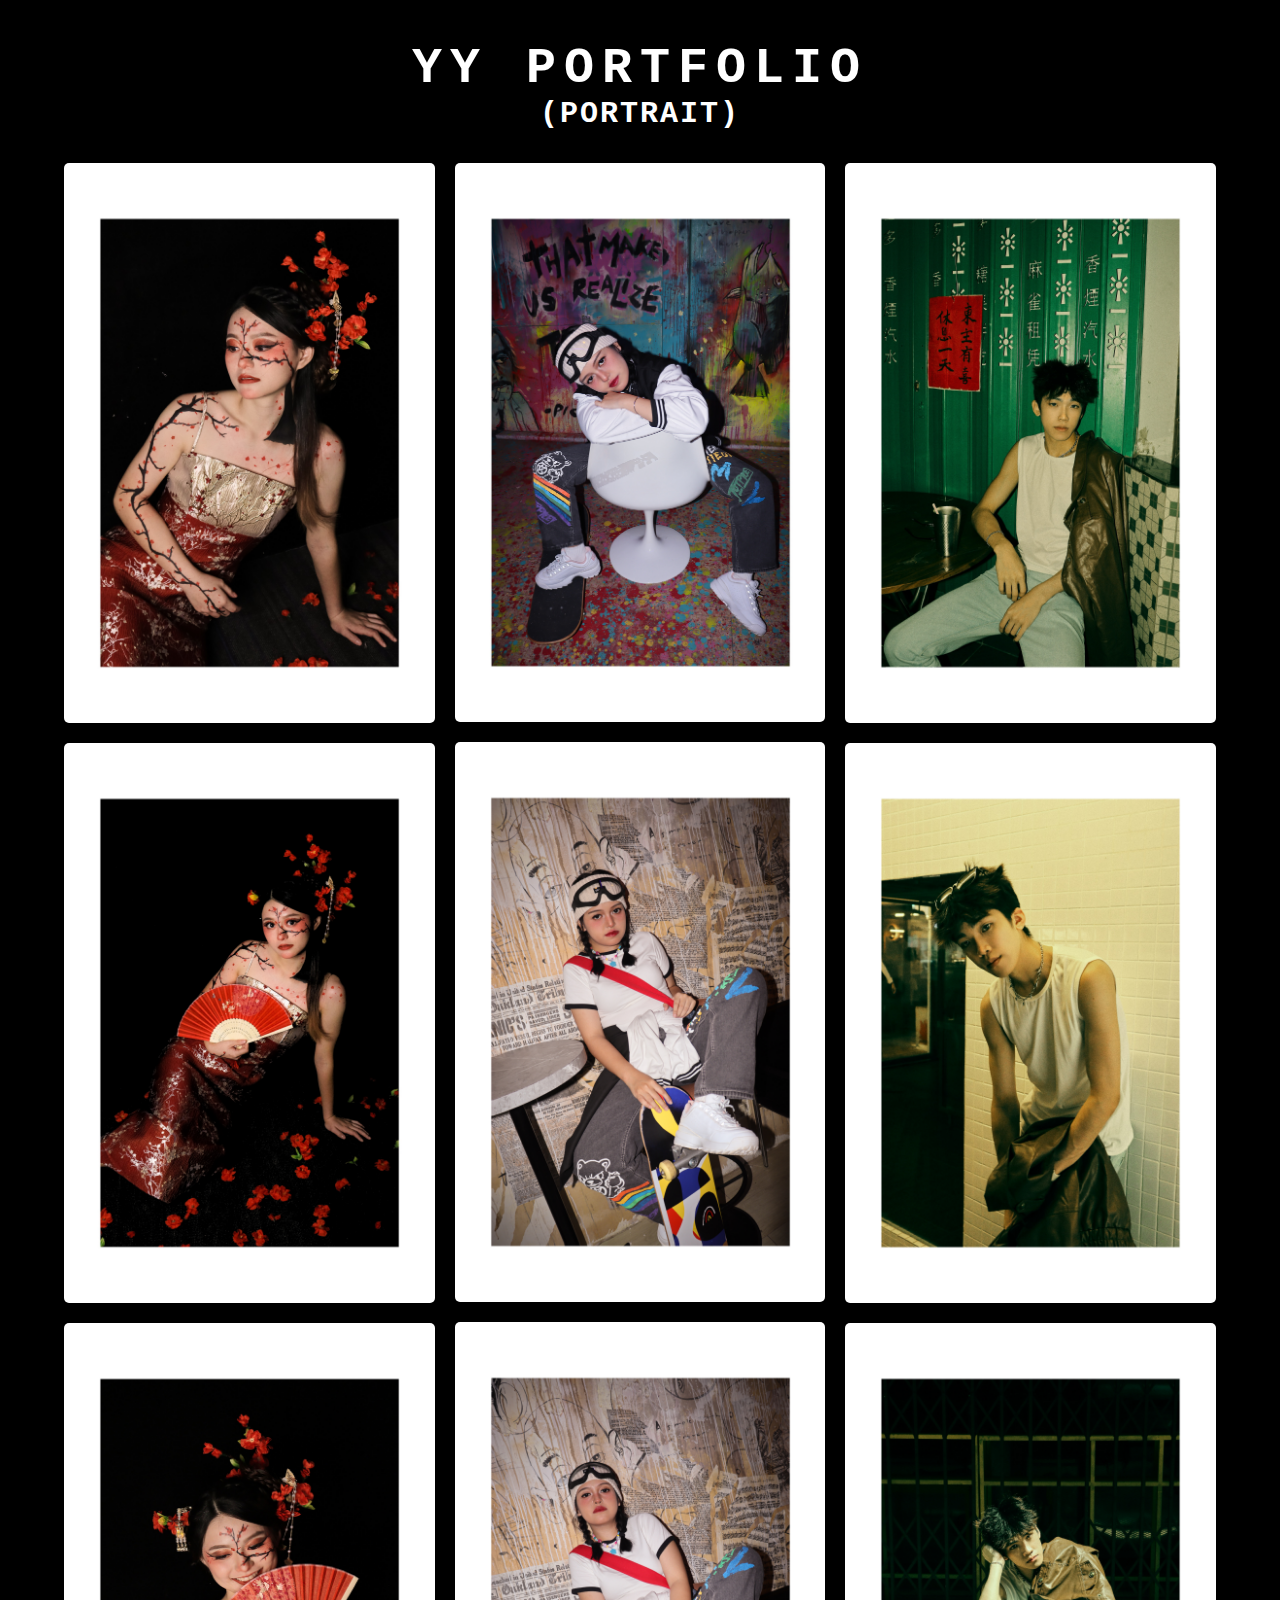
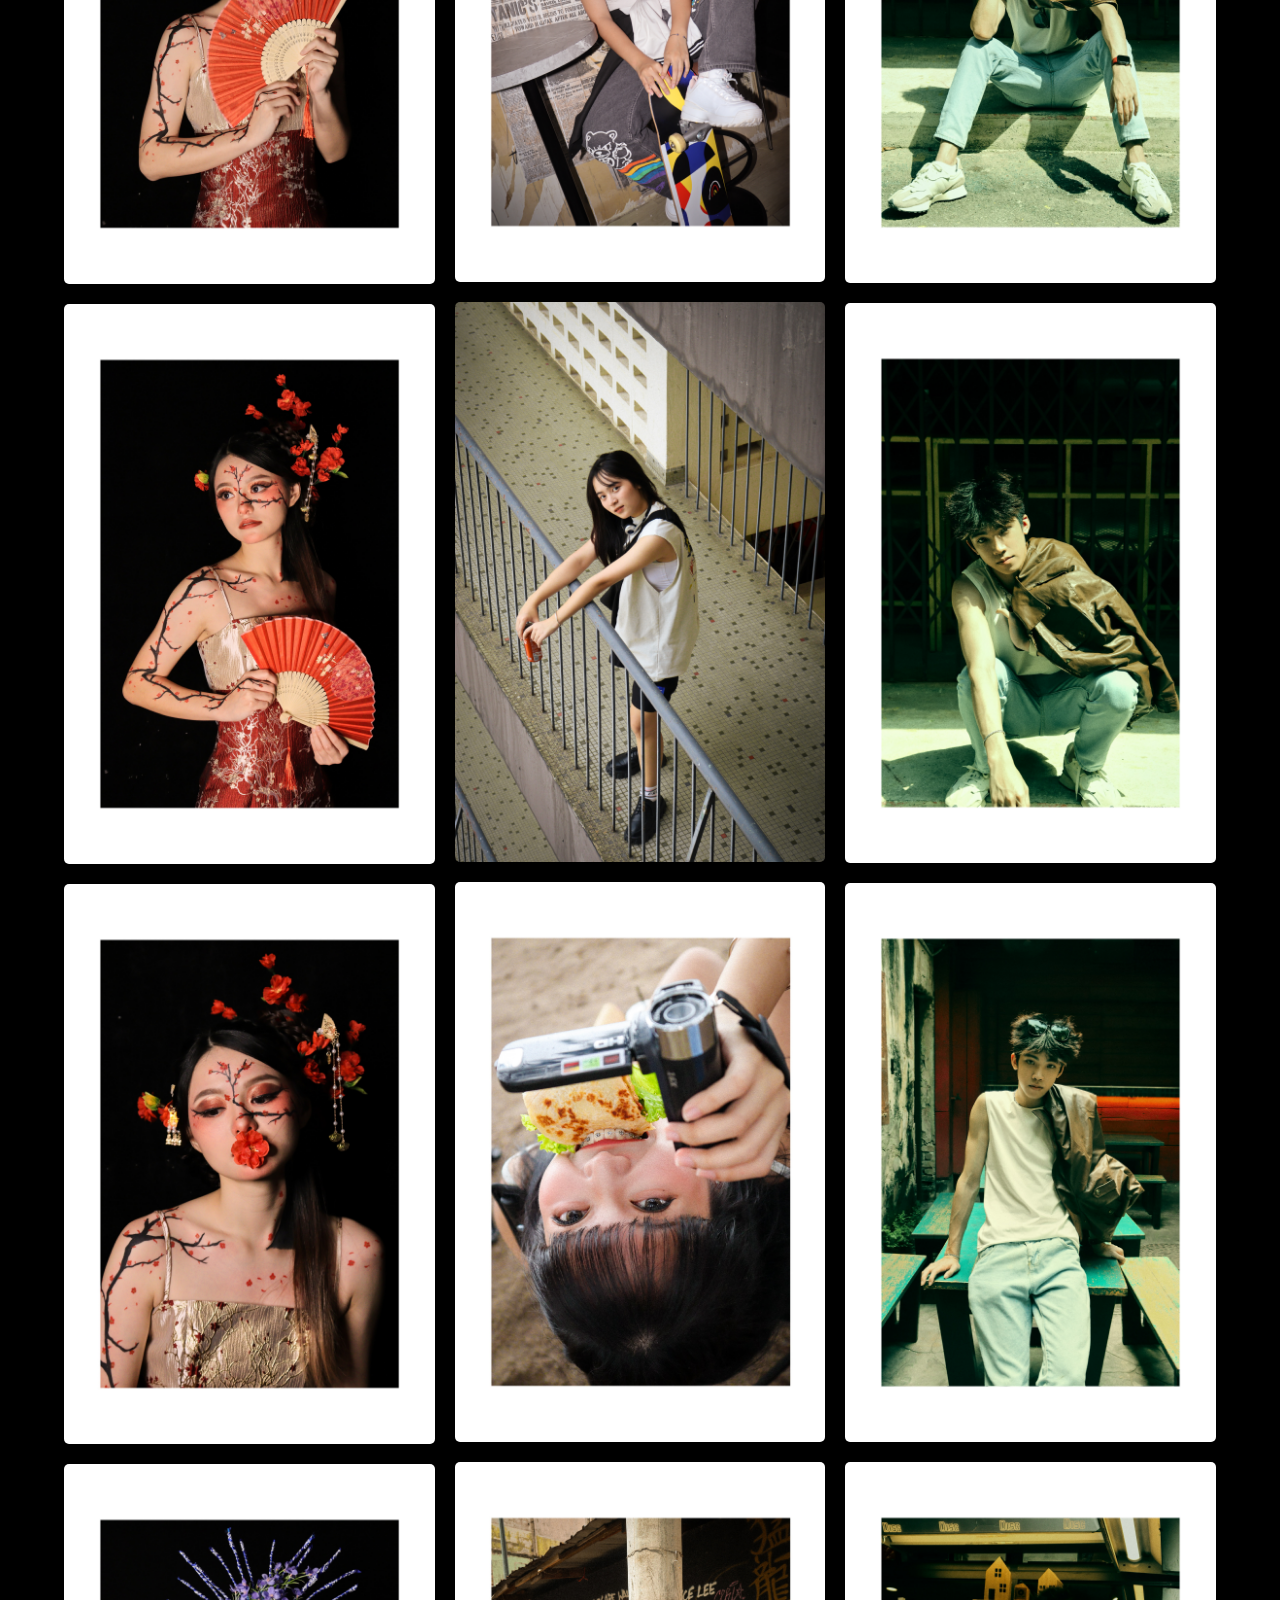
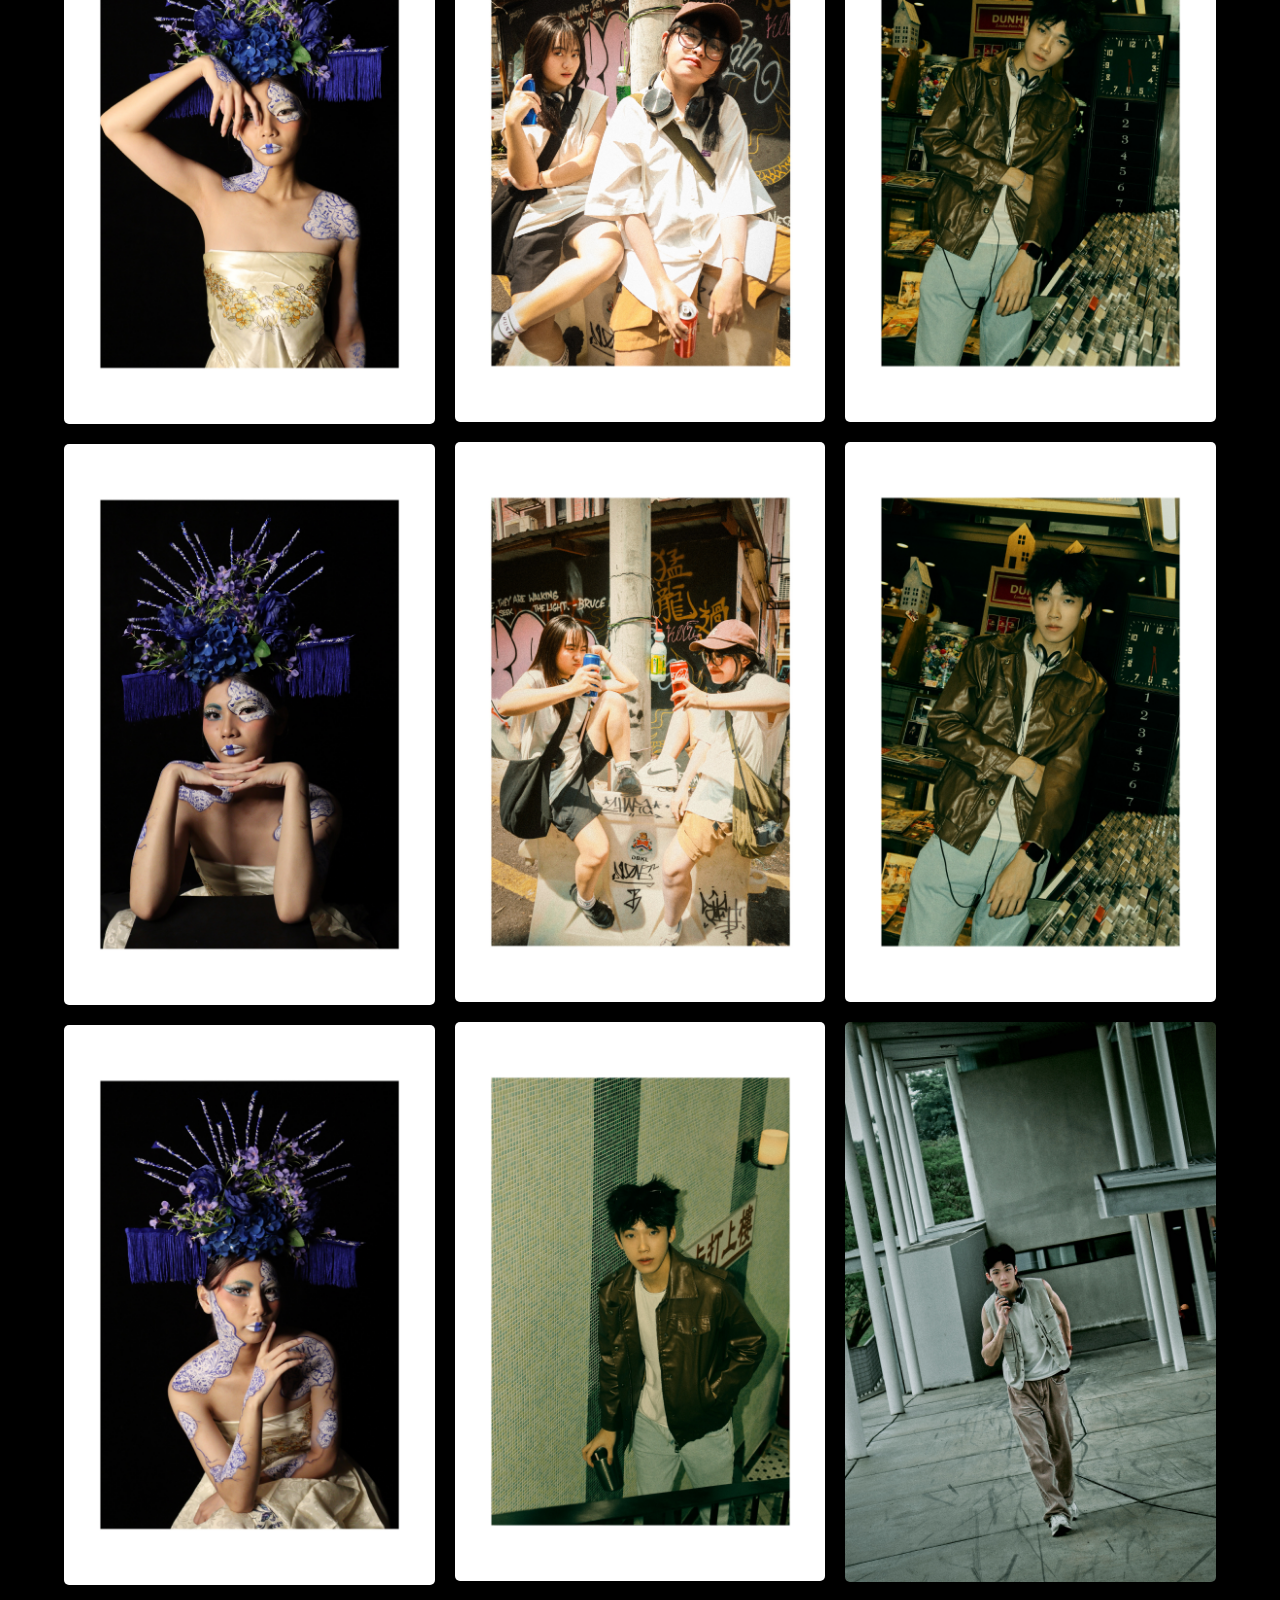
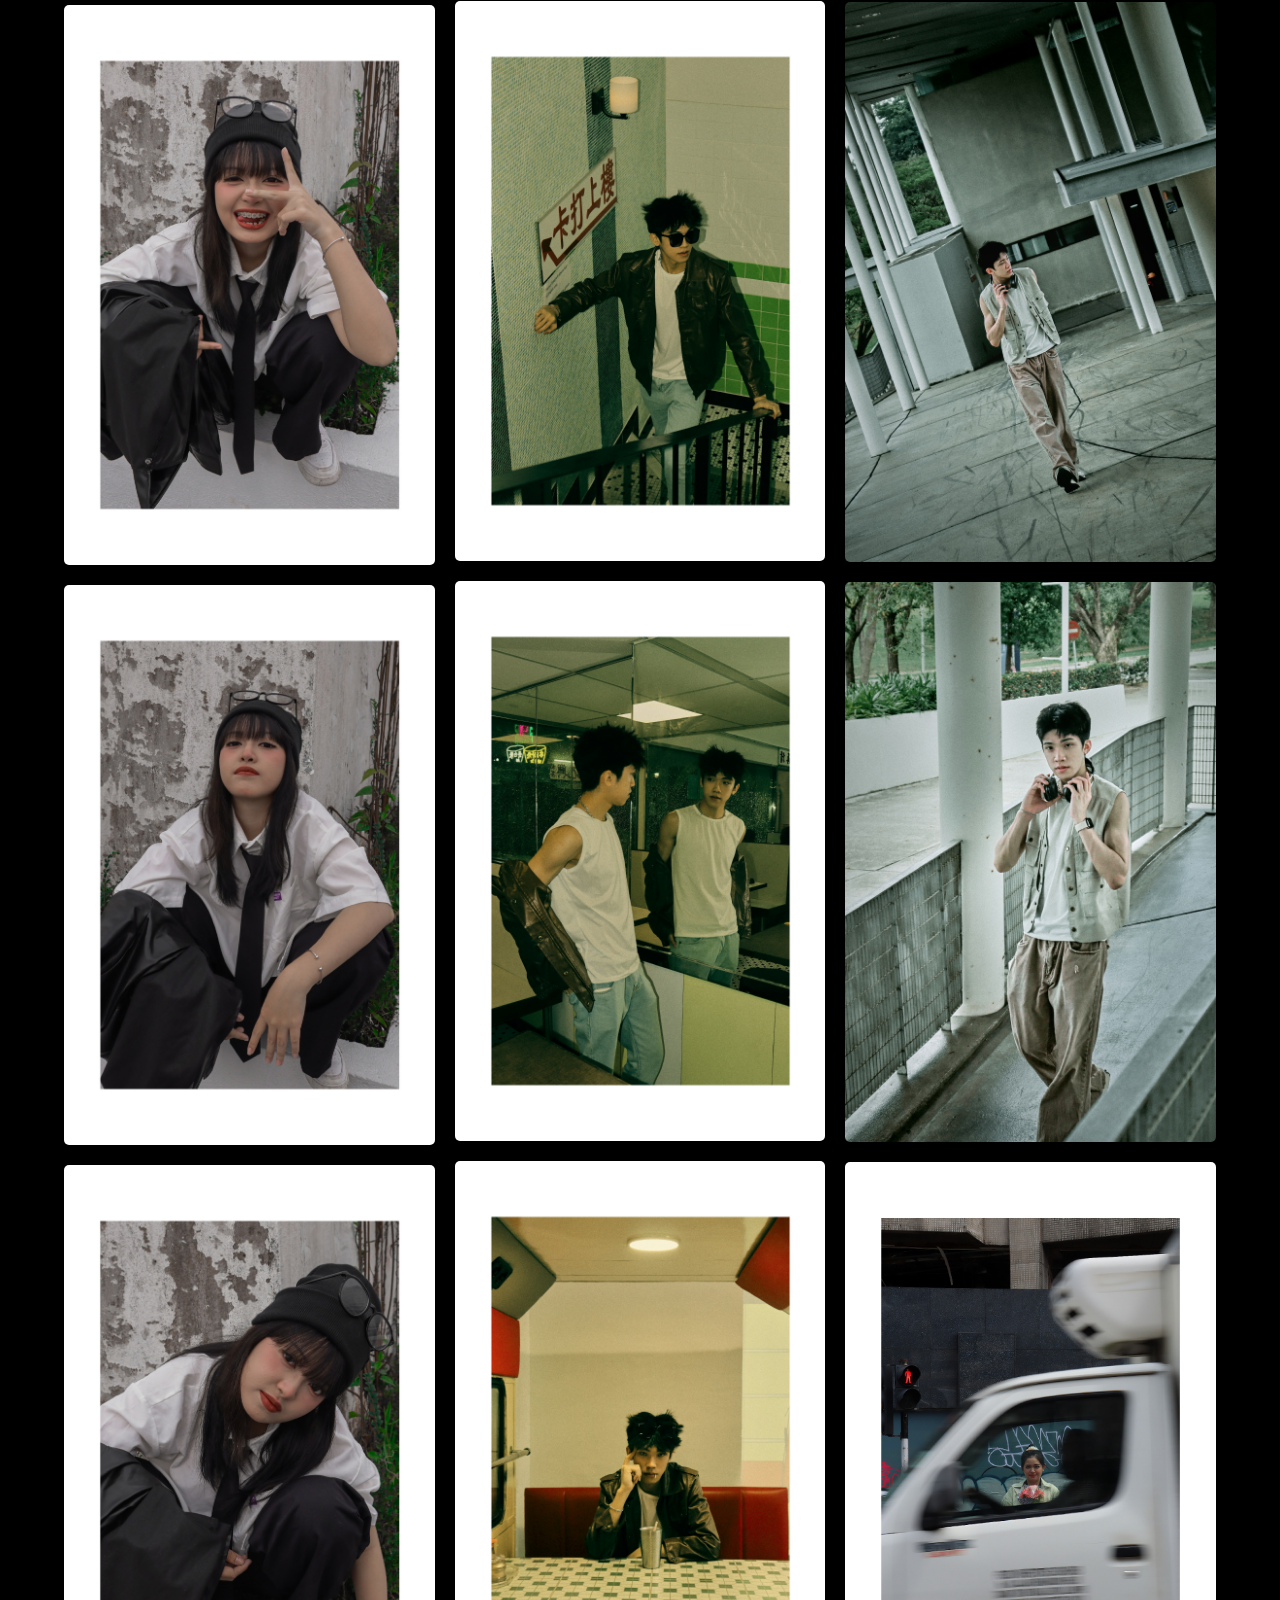
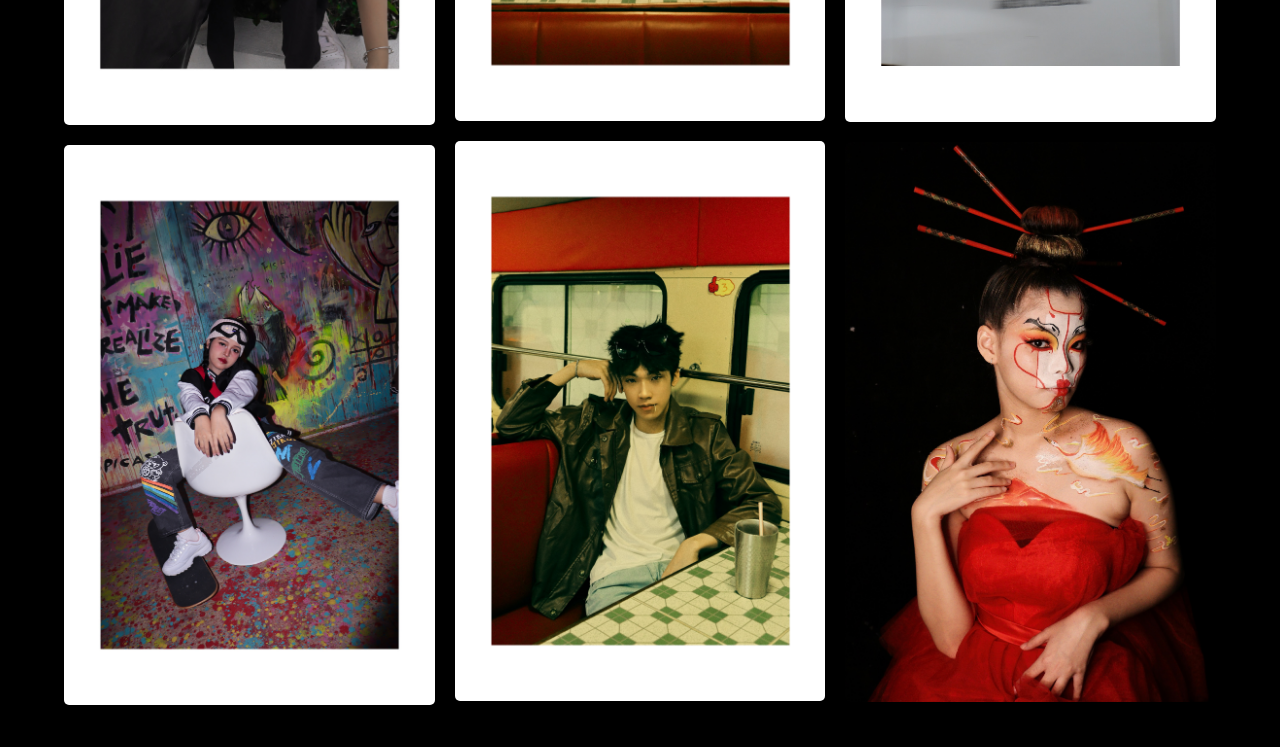
<file: index.html>
<!DOCTYPE html>
<html>

<head>
  <title>YY</title>
  <meta name="viewport" content="width=device-width,initial-scale=1.0">
  <link rel="stylesheet" href="ig.css">
</head>

<body>

  <div class="container">

    <h1 class="title">YY PORTFOLIO</h1>
    <h2 class="title2">(PORTRAIT)</h2>

    <div class="photo-gallery">
      
      <div class="column">
        <div class="photo">
          <img src="Image/IMG_3698.jpeg" alt="">
        </div>

        <div class="photo">
          <img src="Image/IMG_3699.jpeg" alt="">
        </div>

        <div class="photo">
          <img src="Image/IMG_3701.jpeg" alt="">
        </div>

        <div class="photo">
          <img src="Image/IMG_3702.jpeg" alt="">
        </div>

        <div class="photo">
          <img src="Image/IMG_3703.jpeg" alt="">
        </div>

        <div class="photo">
          <img src="Image/IMG_3724.jpeg" alt="">
        </div>

        <div class="photo">
          <img src="Image/IMG_3738.jpeg" alt="">
        </div>

        <div class="photo">
          <img src="Image/IMG_3739.jpeg" alt="">
        </div>

        <div class="photo">
          <img src="Image/IMG_5123.jpeg" alt="">
        </div>

        <div class="photo">
          <img src="Image/IMG_5127.jpeg" alt="">
        </div>

        <div class="photo">
          <img src="Image/IMG_5129.jpeg" alt="">
        </div>

        <div class="photo">
          <img src="Image/IMG_5573.jpeg" alt="">
        </div>
      </div>

      <div class="column">
        <div class="photo">
          <img src="Image/IMG_5575.jpeg" alt="">
        </div>

        <div class="photo">
          <img src="Image/IMG_5580.jpeg" alt="">
        </div>

        <div class="photo">
          <img src="Image/IMG_5581.jpeg" alt="">
        </div>

        <div class="photo">
          <img src="Image/IMG_6759.jpeg" alt="">
        </div>

        <div class="photo">
          <img src="Image/IMG_7988.jpeg" alt="">
        </div>

        <div class="photo">
          <img src="Image/IMG_8235.jpeg" alt="">
        </div>

        <div class="photo">
          <img src="Image/IMG_8241.jpeg" alt="">
        </div>

        <div class="photo">
          <img src="Image/IMG_8242.jpeg" alt="">
        </div>

        <div class="photo">
          <img src="Image/IMG_8243.jpeg" alt="">
        </div>

        <div class="photo">
          <img src="Image/IMG_8244.jpeg" alt="">
        </div>

        <div class="photo">
          <img src="Image/IMG_8247.jpeg" alt="">
        </div>

        <div class="photo">
          <img src="Image/IMG_8248.jpeg" alt="">
        </div>
      </div>

      <div class="column">
        <div class="photo">
          <img src="Image/IMG_8250.jpeg" alt="">
        </div>

        <div class="photo">
          <img src="Image/IMG_8251.jpeg" alt="">
        </div>

        <div class="photo">
          <img src="Image/IMG_8255.jpeg" alt="">
        </div>

        <div class="photo">
          <img src="Image/IMG_8256.jpeg" alt="">
        </div>

        <div class="photo">
          <img src="Image/IMG_8258.jpeg" alt="">
        </div>

        <div class="photo">
          <img src="Image/IMG_8259.jpeg" alt="">
        </div>

        <div class="photo">
          <img src="Image/IMG_8260.jpeg" alt="">
        </div>

        <div class="photo">
          <img src="Image/IMG_8669.jpeg" alt="">
        </div>

        <div class="photo">
          <img src="Image/IMG_8677.jpeg" alt="">
        </div>

        <div class="photo">
          <img src="Image/IMG_8683.jpeg" alt="">
        </div>

        <div class="photo">
          <img src="Image/IMG_9168.jpeg" alt="">
        </div>

        <div class="photo">
          <img src="Image/retouch_2024013121010180.jpeg" alt="">
        </div>
      </div>
    
  </div>
</body>

</html>
</file>
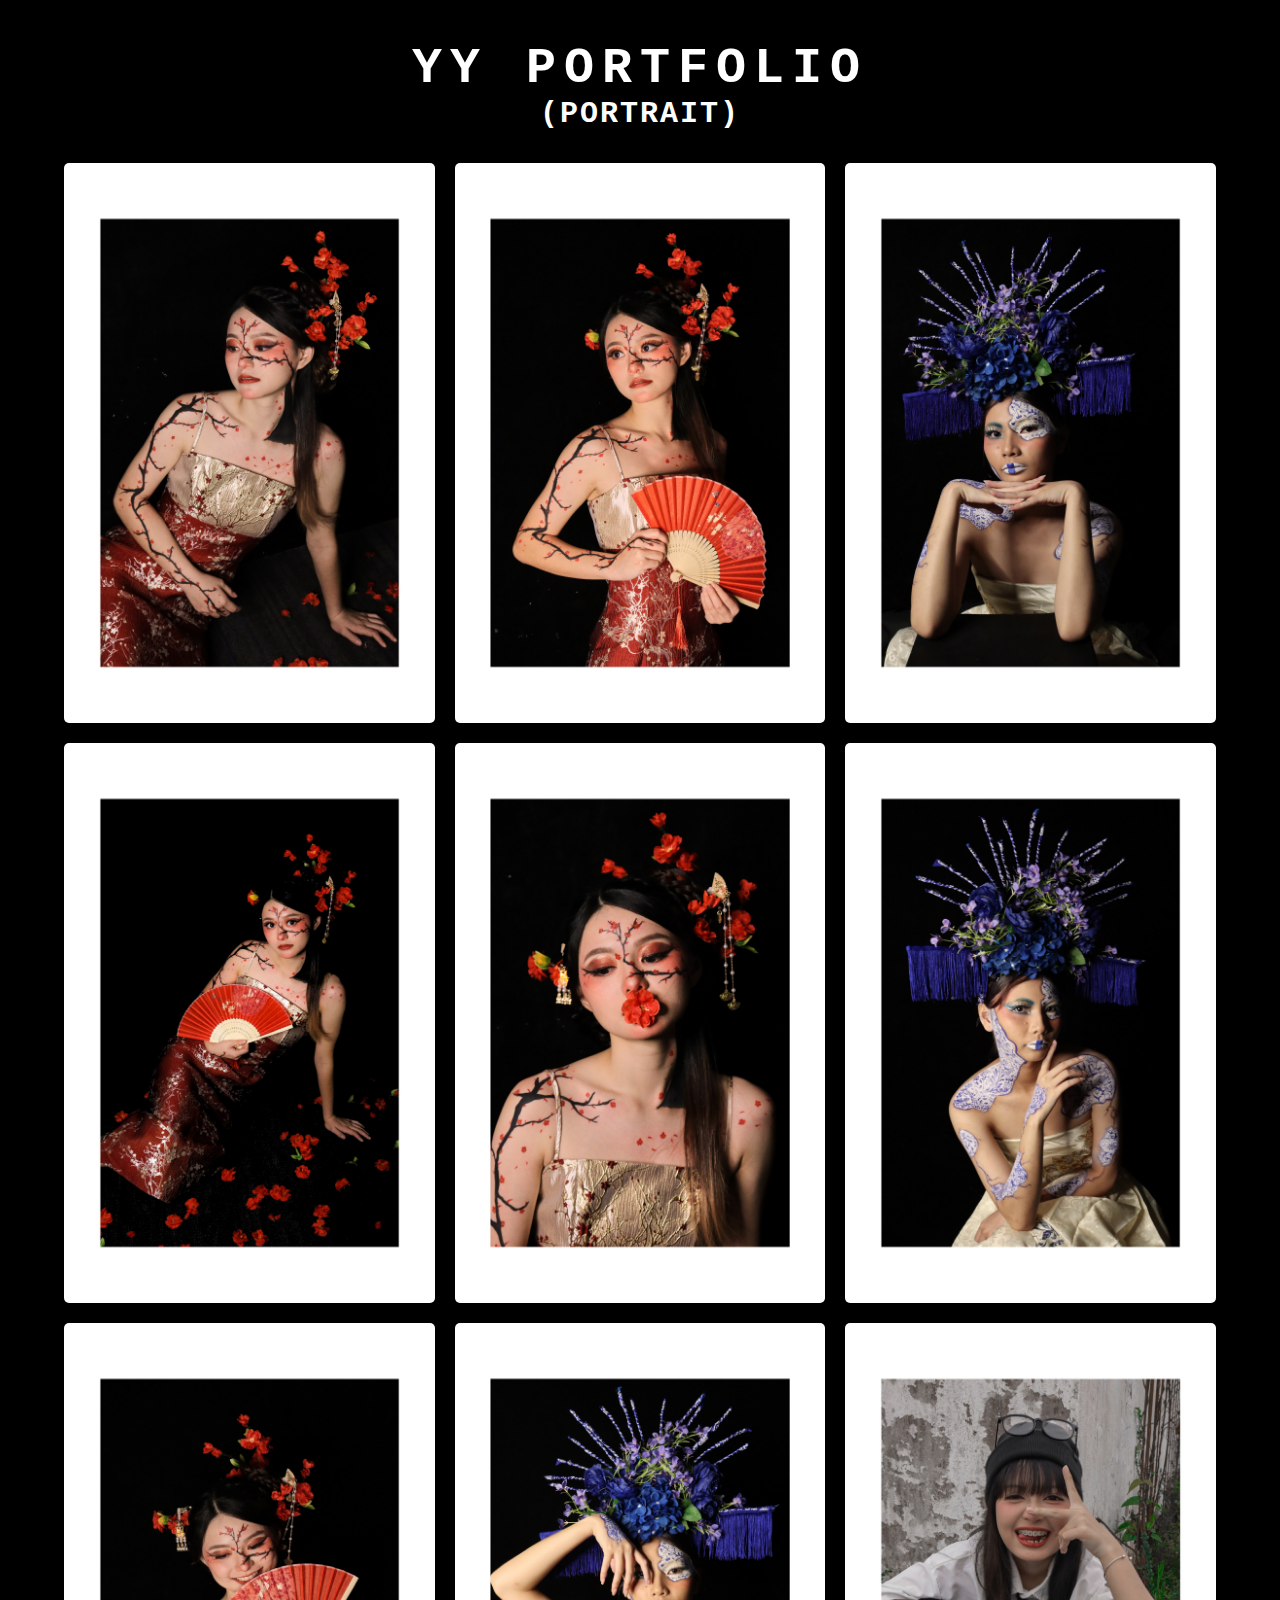
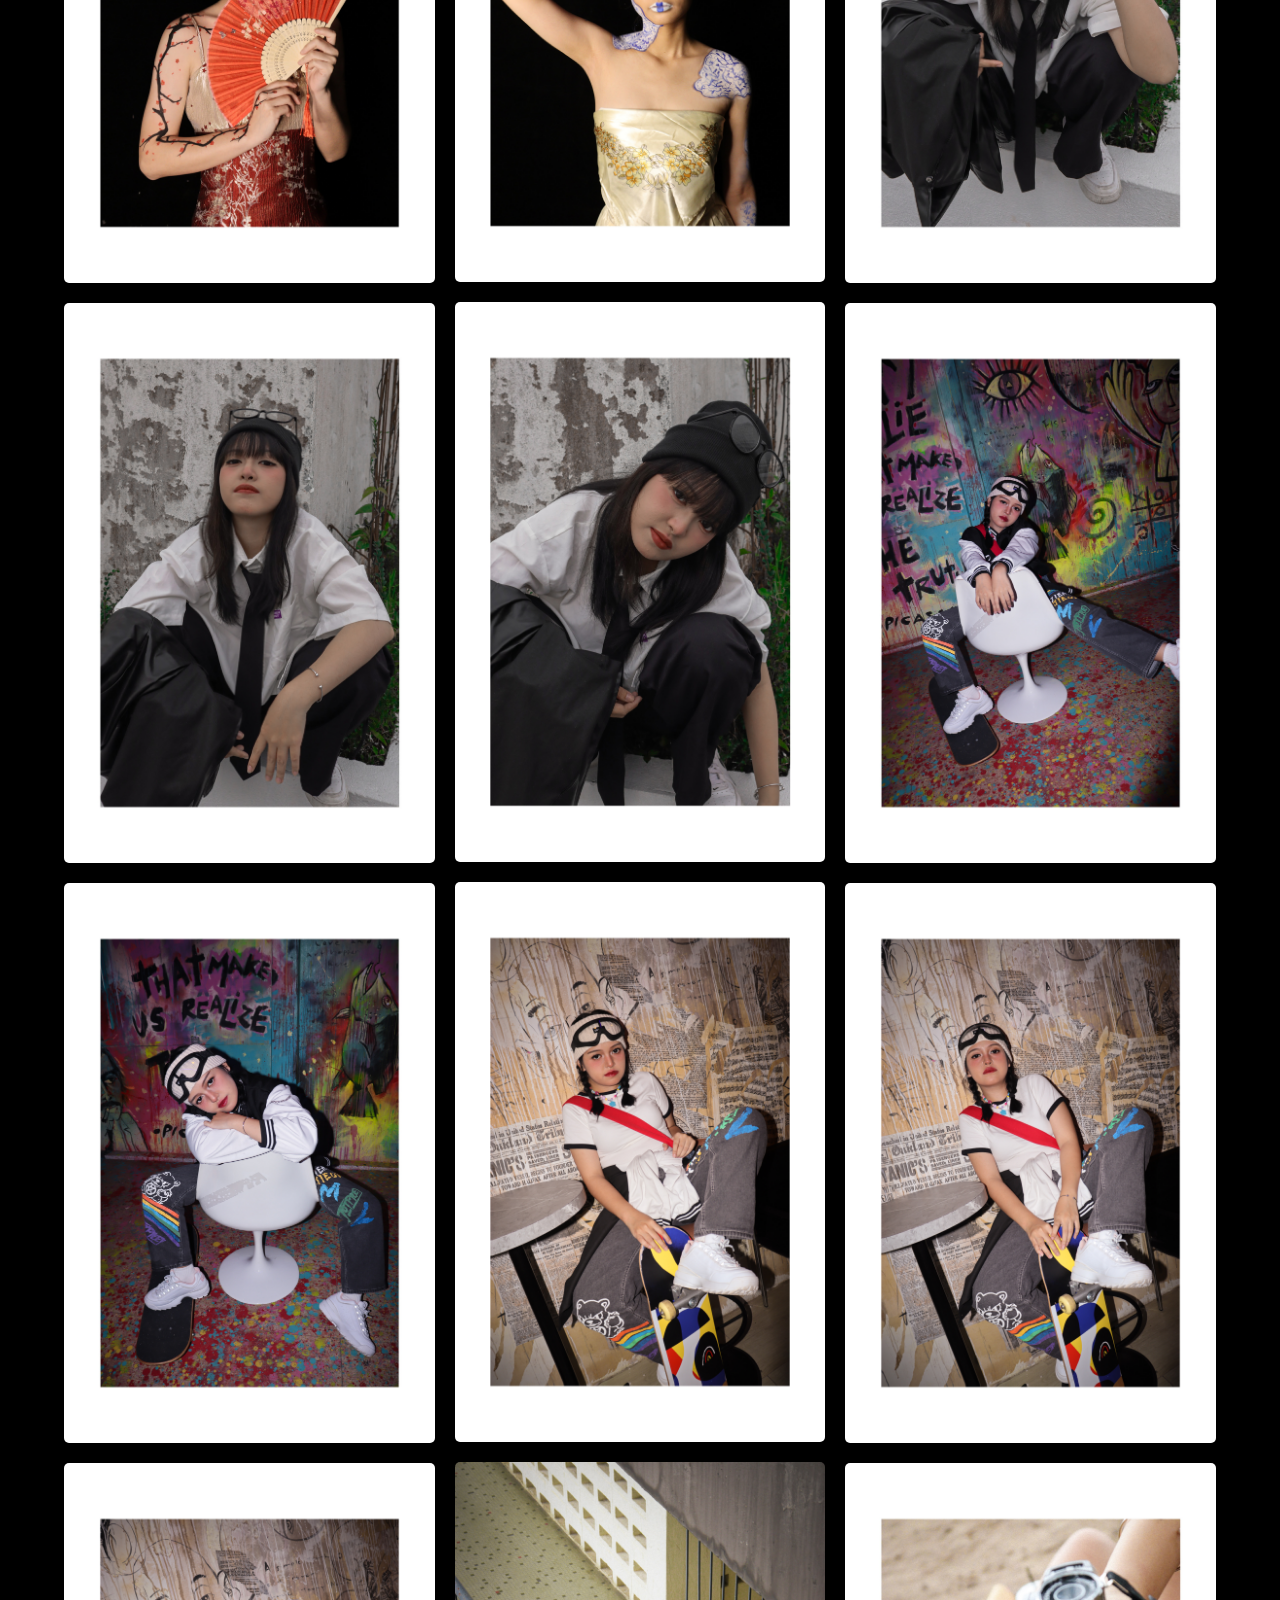
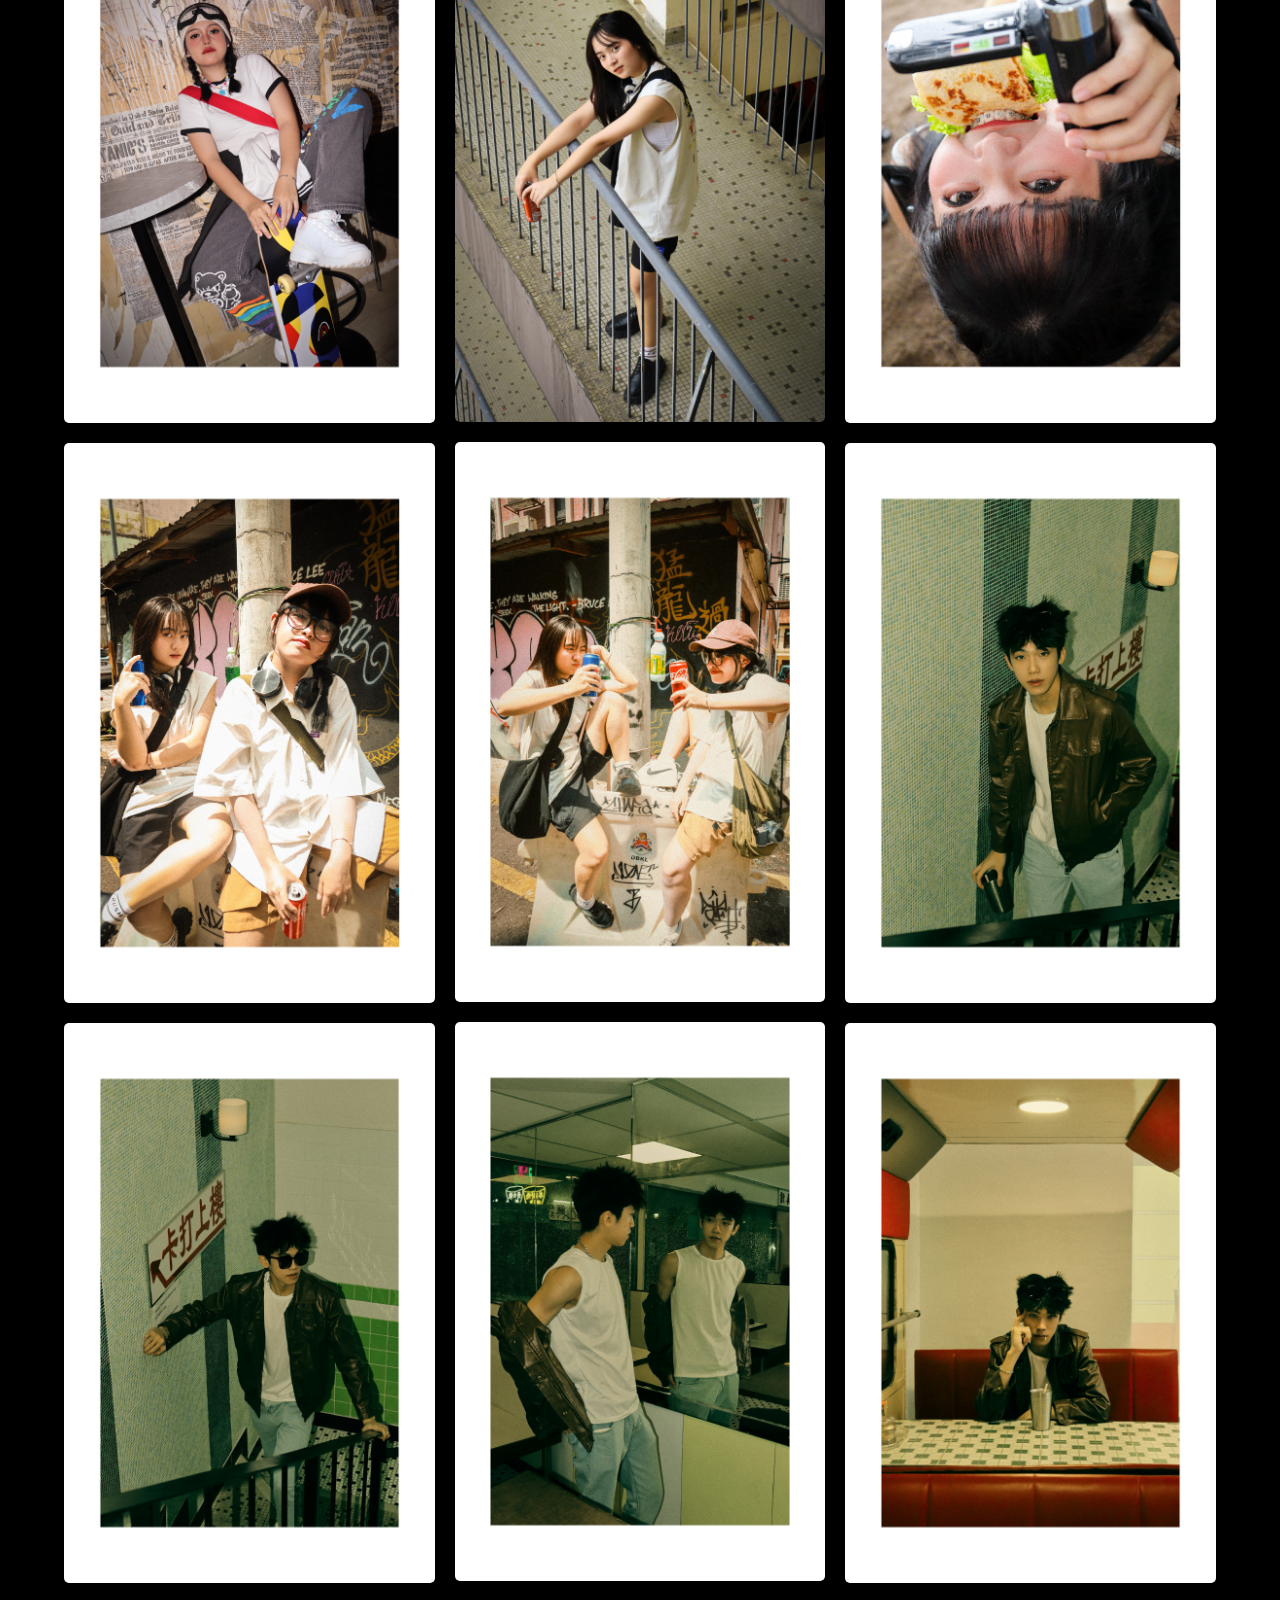
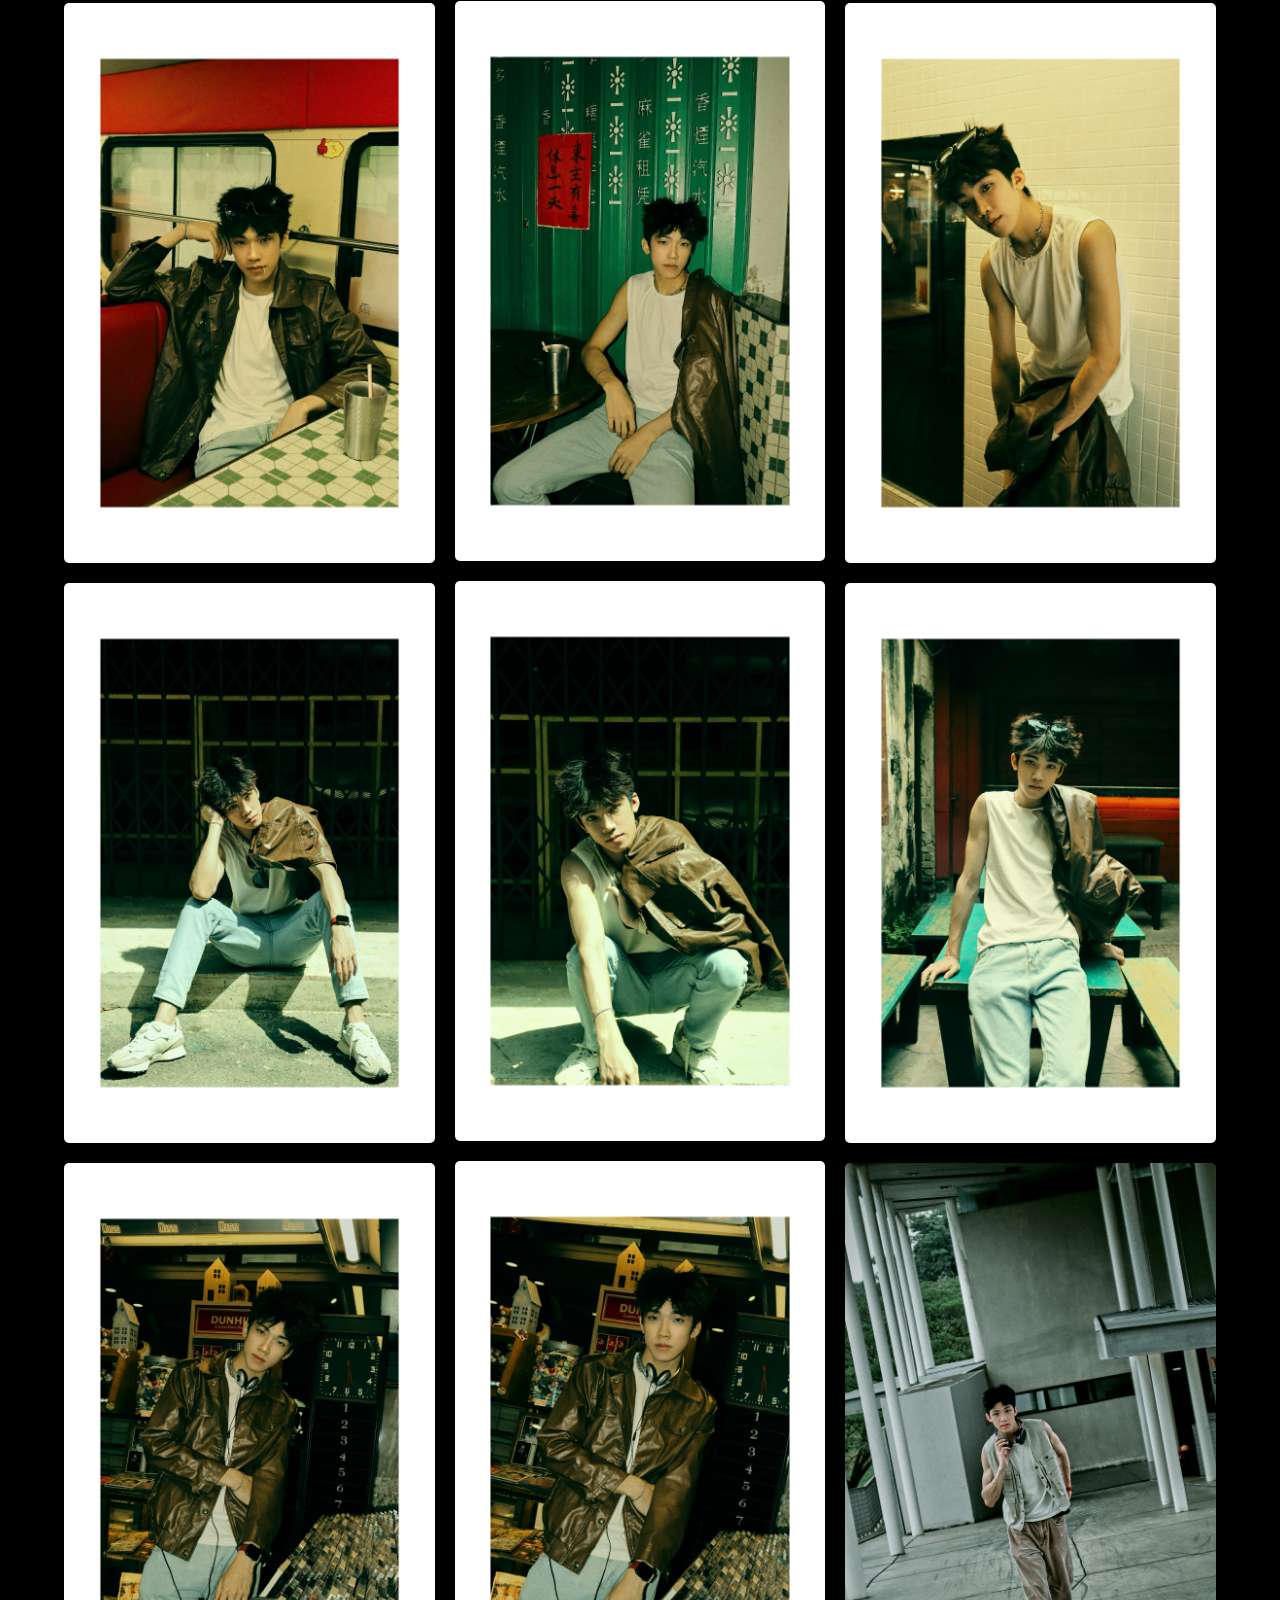
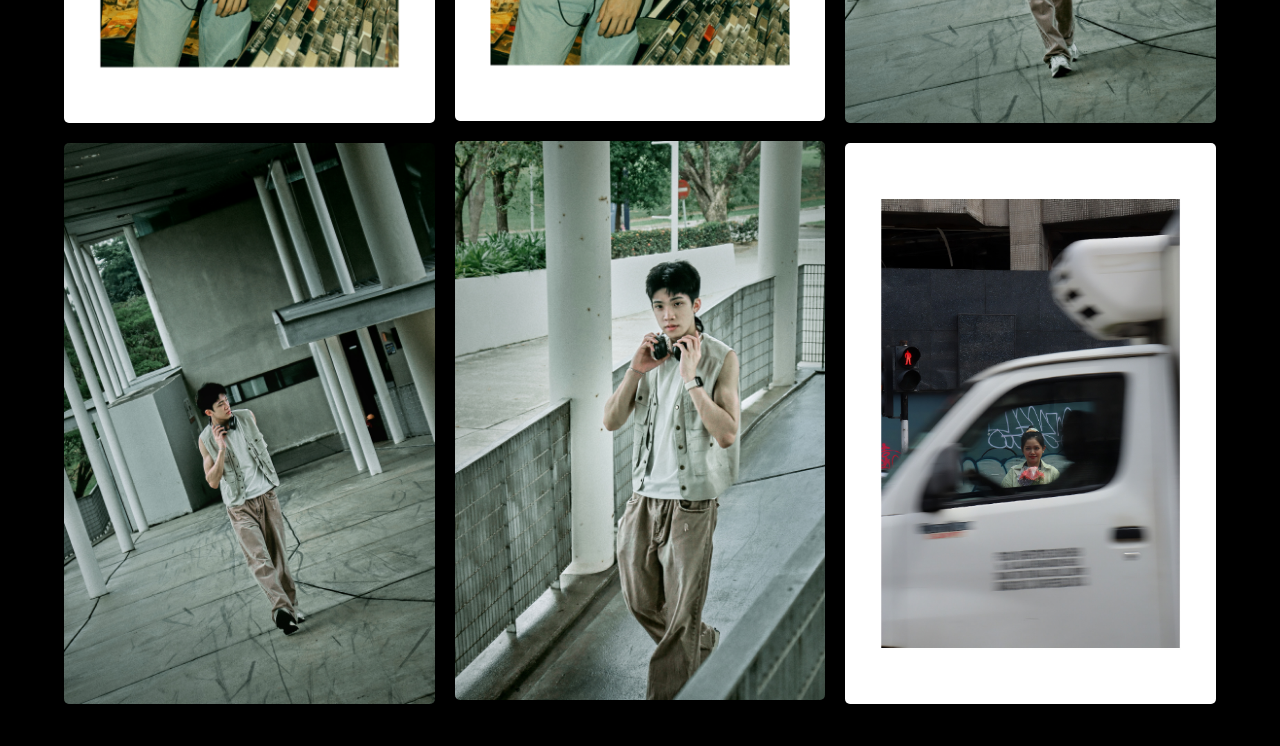
<file: ig.html>
<!DOCTYPE html>
<html>

<head>
  <title>#</title>
  <meta name="viewport" content="width=device-width,initial-scale=1.0">
  <link rel="stylesheet" href="ig.css">
</head>

<body>

  <div class="container">

    <h1 class="title">YY PORTFOLIO</h1>
    <h2 class="title2">(PORTRAIT)</h2>

    <div class="photo-gallery">
      
      <div class="column">
        <div class="photo">
          <img src="Image/IMG_3698.jpeg" alt="">
        </div>

        <div class="photo">
          <img src="Image/IMG_3699.jpeg" alt="">
        </div>

        <div class="photo">
          <img src="Image/IMG_3701.jpeg" alt="">
        </div>

        <div class="photo">
          <img src="Image/IMG_5127.jpeg" alt="">
        </div>

        <div class="photo">
          <img src="Image/IMG_5575.jpeg" alt="">
        </div>

        <div class="photo">
          <img src="Image/IMG_5581.jpeg" alt="">
        </div>

        <div class="photo">
          <img src="Image/IMG_8235.jpeg" alt="">
        </div>

        <div class="photo">
          <img src="Image/IMG_8243.jpeg" alt="">
        </div>

        <div class="photo">
          <img src="Image/IMG_8248.jpeg" alt="">
        </div>

        <div class="photo">
          <img src="Image/IMG_8255.jpeg" alt="">
        </div>

        <div class="photo">
          <img src="Image/IMG_8259.jpeg" alt="">
        </div>

        <div class="photo">
          <img src="Image/IMG_8677.jpeg" alt="">
        </div>
      </div>

      <div class="column">
        <div class="photo">
          <img src="Image/IMG_3702.jpeg" alt="">
        </div>

        <div class="photo">
          <img src="Image/IMG_3703.jpeg" alt="">
        </div>

        <div class="photo">
          <img src="Image/IMG_3724.jpeg" alt="">
        </div>

        <div class="photo">
          <img src="Image/IMG_5129.jpeg" alt="">
        </div>

        <div class="photo">
          <img src="Image/IMG_5580.jpeg" alt="">
        </div>

        <div class="photo">
          <img src="Image/IMG_6759.jpeg" alt="">
        </div>

        <div class="photo">
          <img src="Image/IMG_8241.jpeg" alt="">
        </div>

        <div class="photo">
          <img src="Image/IMG_8244.jpeg" alt="">
        </div>

        <div class="photo">
          <img src="Image/IMG_8250.jpeg" alt="">
        </div>

        <div class="photo">
          <img src="Image/IMG_8256.jpeg" alt="">
        </div>

        <div class="photo">
          <img src="Image/IMG_8260.jpeg" alt="">
        </div>

        <div class="photo">
          <img src="Image/IMG_8683.jpeg" alt="">
        </div>
      </div>

      <div class="column">
        <div class="photo">
          <img src="Image/IMG_3738.jpeg" alt="">
        </div>

        <div class="photo">
          <img src="Image/IMG_3739.jpeg" alt="">
        </div>

        <div class="photo">
          <img src="Image/IMG_5123.jpeg" alt="">
        </div>

        <div class="photo">
          <img src="Image/IMG_5573.jpeg" alt="">
        </div>

        <div class="photo">
          <img src="Image/IMG_5581.jpeg" alt="">
        </div>

        <div class="photo">
          <img src="Image/IMG_7988.jpeg" alt="">
        </div>

        <div class="photo">
          <img src="Image/IMG_8242.jpeg" alt="">
        </div>

        <div class="photo">
          <img src="Image/IMG_8247.jpeg" alt="">
        </div>

        <div class="photo">
          <img src="Image/IMG_8251.jpeg" alt="">
        </div>

        <div class="photo">
          <img src="Image/IMG_8258.jpeg" alt="">
        </div>

        <div class="photo">
          <img src="Image/IMG_8669.jpeg" alt="">
        </div>

        <div class="photo">
          <img src="Image/IMG_9168.jpeg" alt="">
        </div>
      </div>


    
  </div>
</body>

</html>
</file>
<file: ig.css>
*{
  padding: 0;
  margin: 0;
  background-color: black;
}

.title{
  color: #fff;
  text-align: center;
  letter-spacing: 8px;
  font-family:monospace;
  font-size: 50px;
}

.title2{
  color: #fff;
  text-align: center;
  font-family:monospace;
  letter-spacing: 2px;
  font-size: 30px;
  margin-bottom: 2rem;
}

.container{
  max-width: 1224px;
  width: 90%;
  margin: auto;
  padding: 40px 0;
}

.photo-gallery{
  display: flex;
  gap: 20px;
}

.column{
  display: flex;
  flex-direction: column;
  gap: 20px;
}

.photo img{
  width: 100%;
  height: 100%;
  border-radius: 5px;
  object-fit: cover;
}

@media(max-width:768px){
  .photo-gallery{
    flex-direction: column;
  }

  .title{
    font-size: 30px;
  }

  .title2{
    font-size: 20px;
  }
}
</file>
